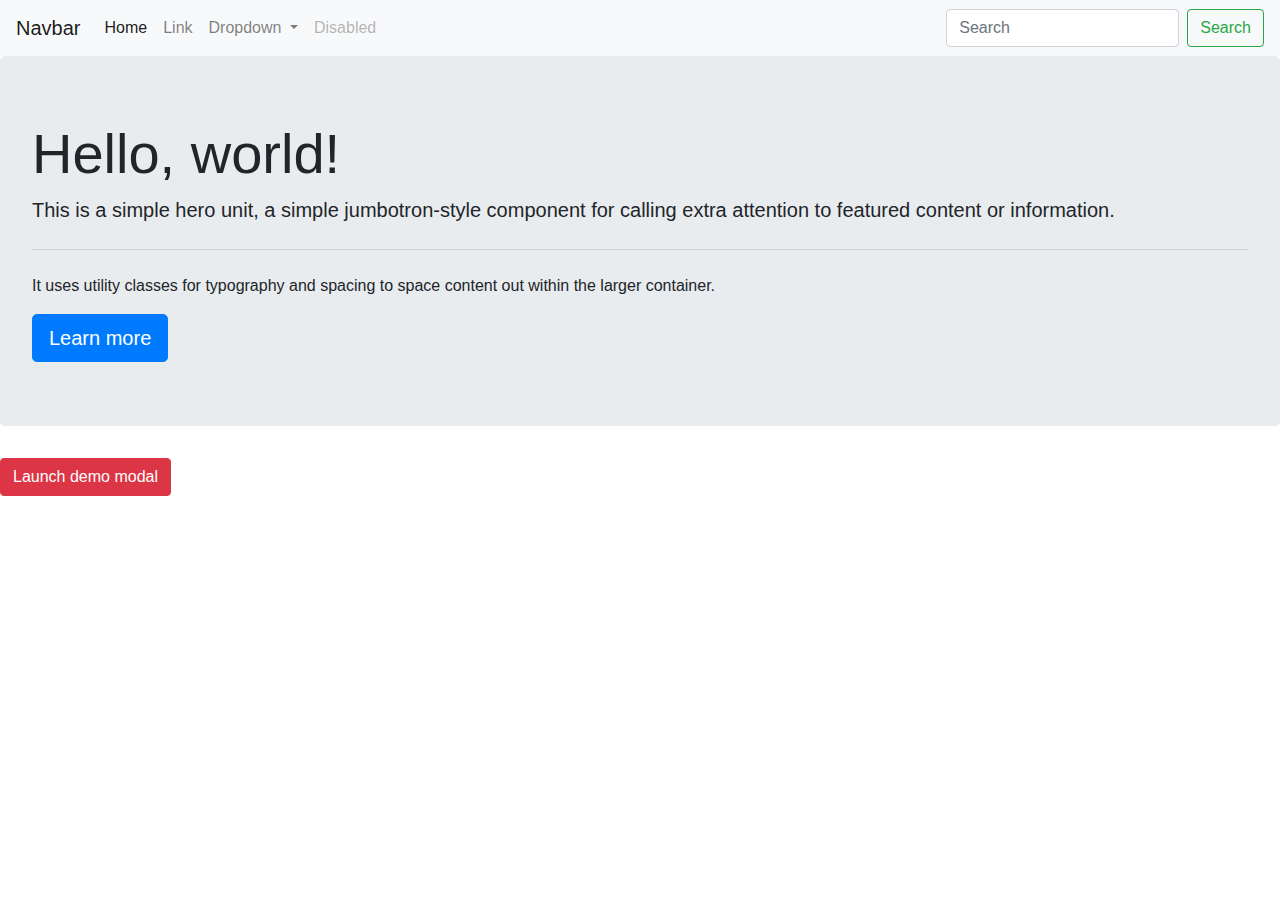
<file: Bootstrap/index.html>
<!DOCTYPE html>
<html>

<head>
    <meta charset='utf-8'>
    <meta http-equiv='X-UA-Compatible' content='IE=edge'>
    <title>Bootstrap</title>
    <meta name='viewport' content='width=device-width, initial-scale=1'>
    
    <link rel="stylesheet" href="https://stackpath.bootstrapcdn.com/bootstrap/4.3.1/css/bootstrap.min.css"
        integrity="sha384-ggOyR0iXCbMQv3Xipma34MD+dH/1fQ784/j6cY/iJTQUOhcWr7x9JvoRxT2MZw1T" crossorigin="anonymous">
    <link rel='stylesheet' type='text/css' media='screen' href='style.css'>
</head>

<body>

    <nav class="navbar navbar-expand-lg navbar-light bg-light">
        <a class="navbar-brand" href="#">Navbar</a>
        <button class="navbar-toggler" type="button" data-toggle="collapse" data-target="#navbarSupportedContent"
            aria-controls="navbarSupportedContent" aria-expanded="false" aria-label="Toggle navigation">
            <span class="navbar-toggler-icon"></span>
        </button>

        <div class="collapse navbar-collapse" id="navbarSupportedContent">
            <ul class="navbar-nav mr-auto">
                <li class="nav-item active">
                    <a class="nav-link" href="#">Home <span class="sr-only">(current)</span></a>
                </li>
                <li class="nav-item">
                    <a class="nav-link" href="#">Link</a>
                </li>
                <li class="nav-item dropdown">
                    <a class="nav-link dropdown-toggle" href="#" id="navbarDropdown" role="button"
                        data-toggle="dropdown" aria-haspopup="true" aria-expanded="false">
                        Dropdown
                    </a>
                    <div class="dropdown-menu" aria-labelledby="navbarDropdown">
                        <a class="dropdown-item" href="#">Action</a>
                        <a class="dropdown-item" href="#">Another action</a>
                        <div class="dropdown-divider"></div>
                        <a class="dropdown-item" href="#">Something else here</a>
                    </div>
                </li>
                <li class="nav-item">
                    <a class="nav-link disabled" href="#" tabindex="-1" aria-disabled="true">Disabled</a>
                </li>
            </ul>
            <form class="form-inline my-2 my-lg-0">
                <input class="form-control mr-sm-2" type="search" placeholder="Search" aria-label="Search">
                <button class="btn btn-outline-success my-2 my-sm-0" type="submit">Search</button>
            </form>
        </div>
    </nav>
    <div class="jumbotron">
        <h1 class="display-4">Hello, world!</h1>
        <p class="lead">This is a simple hero unit, a simple jumbotron-style component for calling extra attention to
            featured content or information.</p>
        <hr class="my-4">
        <p>It uses utility classes for typography and spacing to space content out within the larger container.</p>
        <a class="btn btn-primary btn-lg" href="#" role="button">Learn more</a>
    </div>

    <!-- Button trigger modal -->
<button type="button" class="btn btn-danger" data-toggle="modal" data-target="#exampleModal">
        Launch demo modal
      </button>
      
      <!-- Modal -->
      <div class="modal fade" id="exampleModal" tabindex="-1" role="dialog" aria-labelledby="exampleModalLabel" aria-hidden="true">
        <div class="modal-dialog" role="document">
          <div class="modal-content">
            <div class="modal-header">
              <h5 class="modal-title" id="exampleModalLabel">Modal title</h5>
              <button type="button" class="close" data-dismiss="modal" aria-label="Close">
                <span aria-hidden="true">&times;</span>
              </button>
            </div>
            <div class="modal-body">
              ...
            </div>
            <div class="modal-footer">
              <button type="button" class="btn btn-secondary" data-dismiss="modal">Close</button>
              <button type="button" class="btn btn-primary">Save changes</button>
            </div>
          </div>
        </div>
      </div>



    <script src="https://code.jquery.com/jquery-3.3.1.slim.min.js"
        integrity="sha384-q8i/X+965DzO0rT7abK41JStQIAqVgRVzpbzo5smXKp4YfRvH+8abtTE1Pi6jizo"
        crossorigin="anonymous"></script>
    <script src="https://cdnjs.cloudflare.com/ajax/libs/popper.js/1.14.7/umd/popper.min.js"
        integrity="sha384-UO2eT0CpHqdSJQ6hJty5KVphtPhzWj9WO1clHTMGa3JDZwrnQq4sF86dIHNDz0W1"
        crossorigin="anonymous"></script>
    <script src="https://stackpath.bootstrapcdn.com/bootstrap/4.3.1/js/bootstrap.min.js"
        integrity="sha384-JjSmVgyd0p3pXB1rRibZUAYoIIy6OrQ6VrjIEaFf/nJGzIxFDsf4x0xIM+B07jRM"
        crossorigin="anonymous"></script>
</body>

</html>
</file>
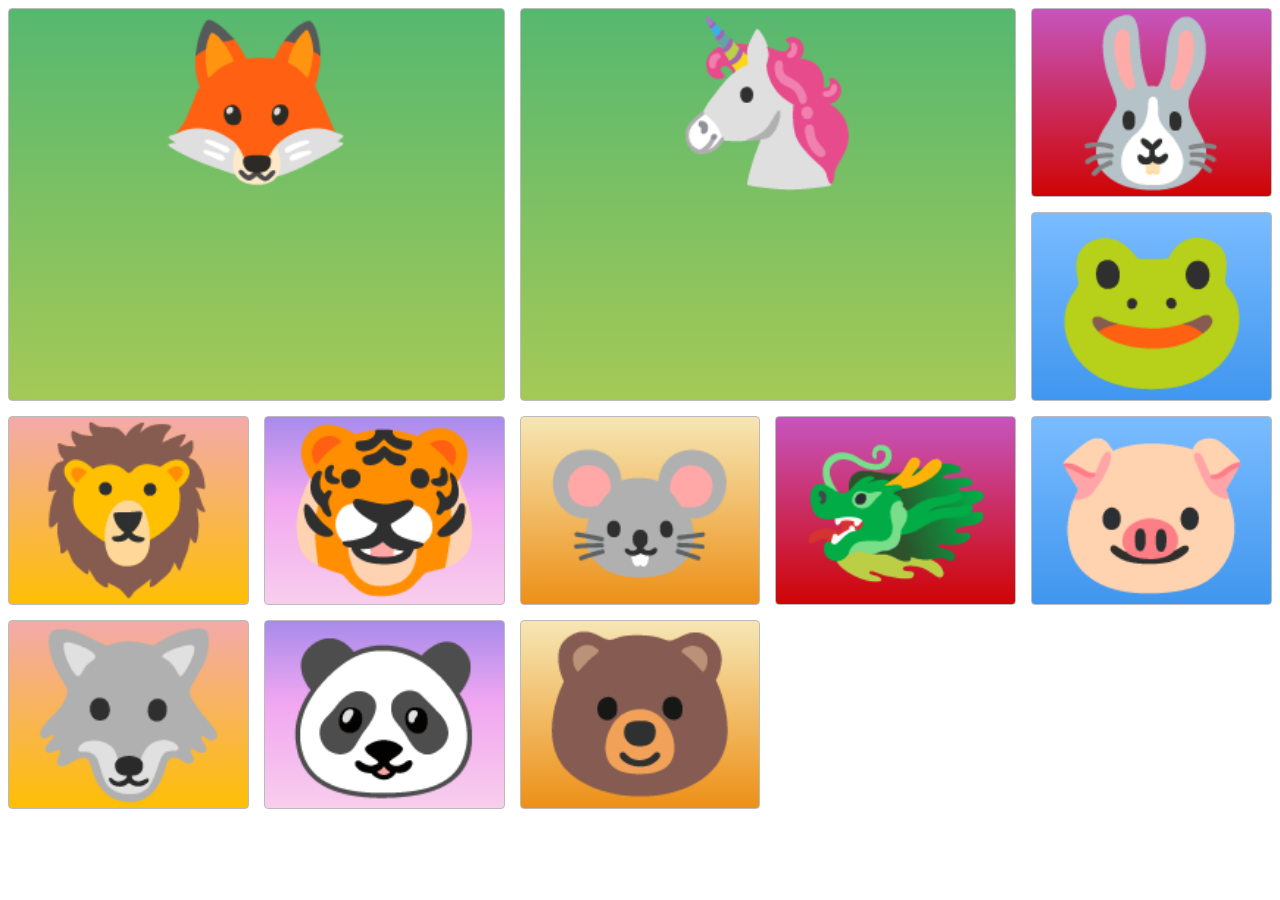
<file: CSSLayouts/index.html>
<!DOCTYPE html>
<html>

<head>
  <title>Grid Master</title>
  <link rel="stylesheet" type="text/css" href="./style.css">
</head>

<body>
  <div class="container">
    <div class="zone green">🦊</div>
    <div class="zone red">🐰</div>
    <div class="zone blue">🐸</div>
    <div class="zone yellow">🦁</div>
    <div class="zone purple">🐯</div>
    <div class="zone brown">🐭</div>
    <div class="zone green">🦄</div>
    <div class="zone red">🐲</div>
    <div class="zone blue">🐷</div>
    <div class="zone yellow">🐺</div>
    <div class="zone purple">🐼</div>
    <div class="zone brown">🐻</div>
  </div>
</body>

</html>
</file>
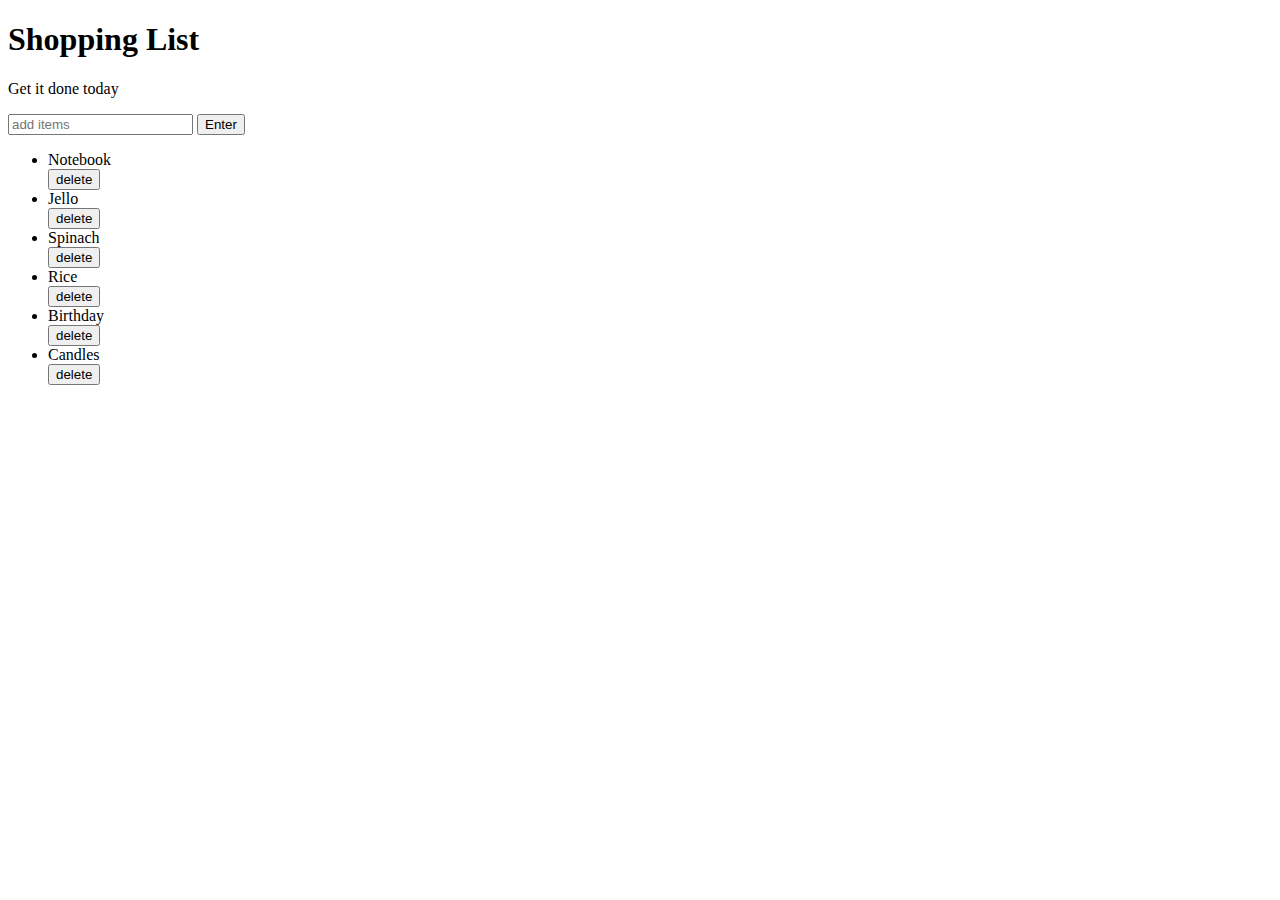
<file: DOM/index.html>
<!DOCTYPE html>
<html>
<head>
    <meta charset='utf-8'>
    <meta http-equiv='X-UA-Compatible' content='IE=edge'>
    <title>DOM</title>
    <meta name='viewport' content='width=device-width, initial-scale=1'>
    <link rel='stylesheet' type='text/css' media='screen' href='style.css'>
</head>
<body>
    <h1> Shopping List</h1>
    <p id="first">Get it done today</p>
    <input id="user input" type="text" placeholder="add items">
    <button id="enter">Enter</button>
    <ul class= "lists">
        <li class = "bold red" random="23">Notebook</li><button class="delete">delete</button>
        <li>Jello</li><button class="delete">delete</button>
        <li>Spinach</li><button class="delete">delete</button>
        <li>Rice</li><button class="delete">delete</button>
        <li>Birthday</li><button class="delete">delete</button>
        <li>Candles</li><button class="delete">delete</button>  
    </ul>
    <script src='script.js'></script>
</body>
</html>
</file>
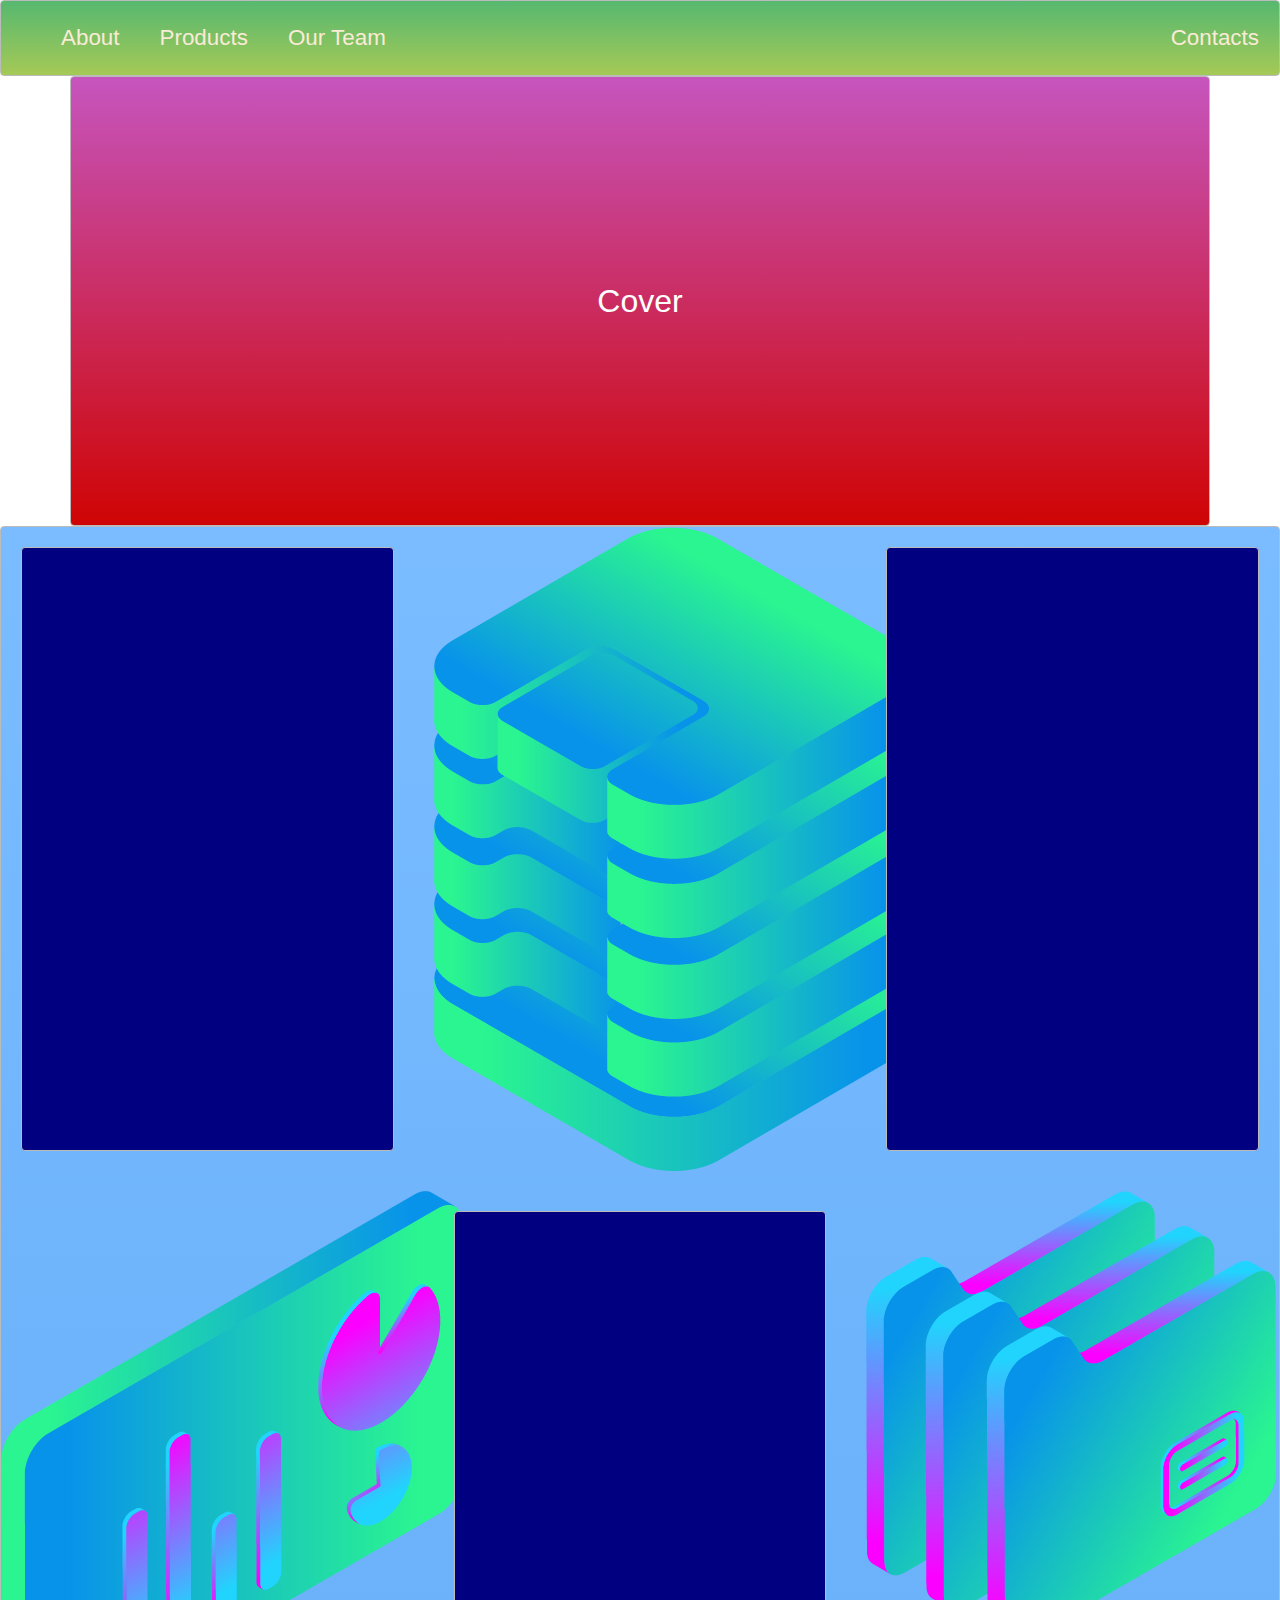
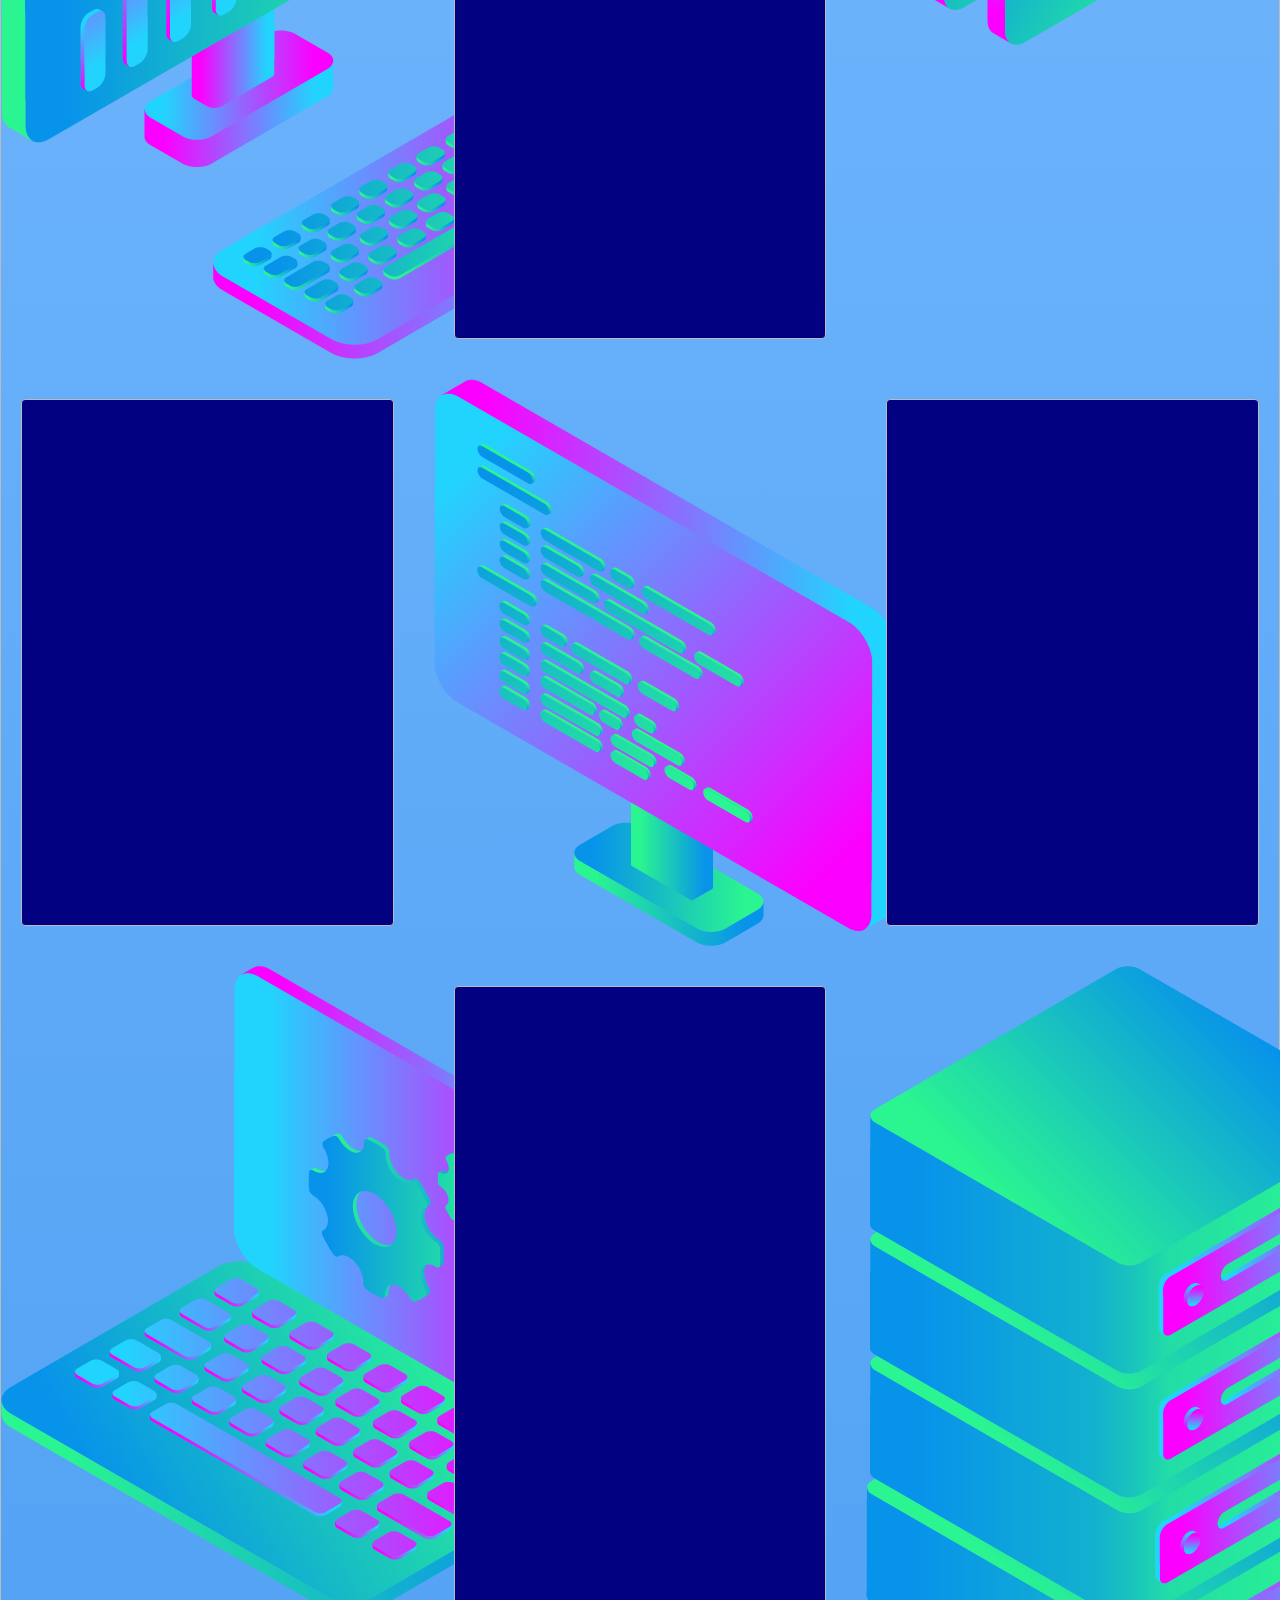
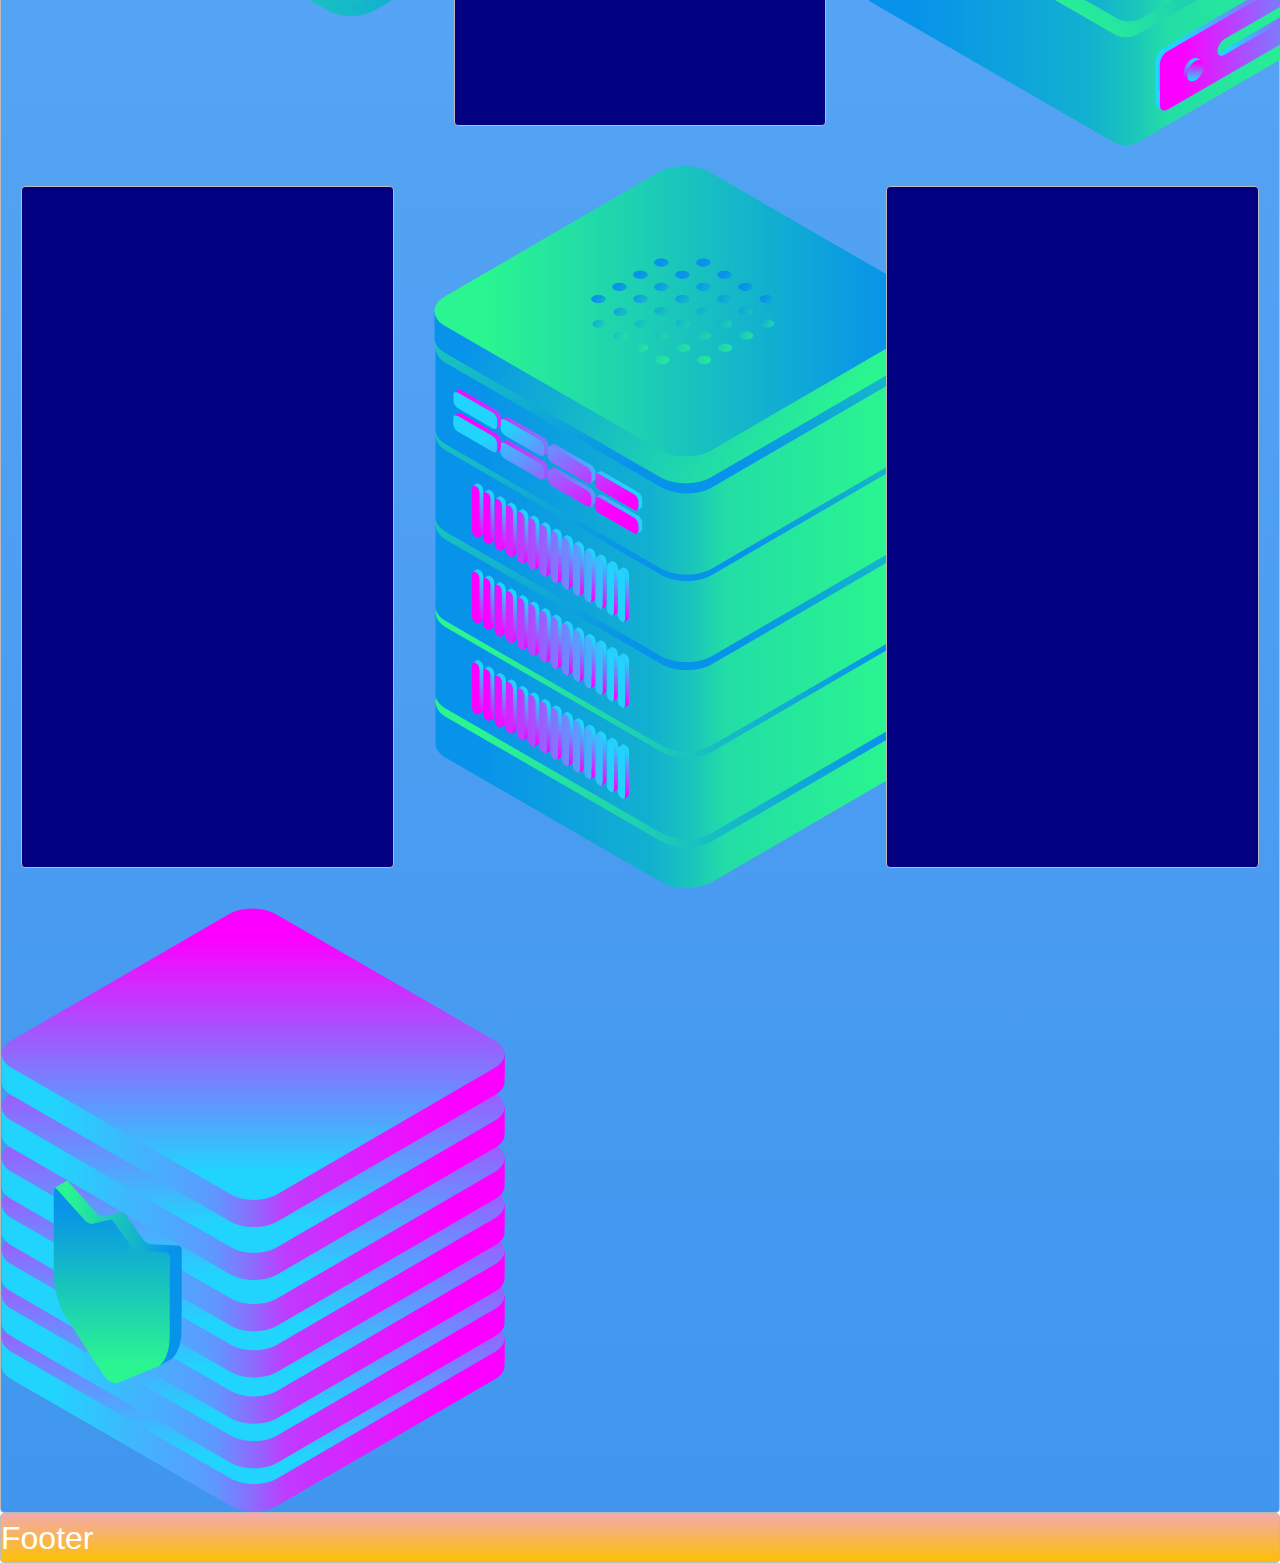
<file: GridExercise/index.html>
<!DOCTYPE html>
<html>

<head>
  <title>Layout Master</title>
  <link rel="stylesheet" href="https://stackpath.bootstrapcdn.com/bootstrap/4.3.1/css/bootstrap.min.css"
    integrity="sha384-ggOyR0iXCbMQv3Xipma34MD+dH/1fQ784/j6cY/iJTQUOhcWr7x9JvoRxT2MZw1T" crossorigin="anonymous">
  <link rel="stylesheet" type="text/css" href="./style.css">
</head>

<body>
    <nav class="zone green">
      <ul class = "main-nav"> 
        <li><a href="">About</a></li>
        <li><a href="">Products</a></li>
        <li><a href="">Our Team</a></li>
        <li class="push"><a href="">Contacts</a></li>
      </ul>
        
        </div>
    </nav>
  <div class="container zone red">Cover</div>
  <div class="zone blue grid-wrapper">
      <div class = "box zone"></div><img src="img/data_storage_2_2.png" class="data">
      <div class = "box zone"></div><img src="img/desktop_analytics_2.png" alt="desktop">
      <div class = "box zone"></div><img src="img/files_2.png" alt="files">
      <div class = "box zone"></div><img src="img/monitor_coding_2.png" alt="coding">
      <div class = "box zone"></div><img src="img/monitor_settings_2.png" alt="settings">
      <div class = "box zone"></div><img src="img/server_2_2.png" alt="two">
      <div class = "box zone"></div><img src="img/server_3.png" alt="three">
      <div class = "box zone"></div><img src="img/server_safe_2.png" alt="safe">
  </div>
  <div class="zone yellow">Footer</div>
    </div>








  <script src="https://code.jquery.com/jquery-3.3.1.slim.min.js"
    integrity="sha384-q8i/X+965DzO0rT7abK41JStQIAqVgRVzpbzo5smXKp4YfRvH+8abtTE1Pi6jizo"
    crossorigin="anonymous"></script>
  <script src="https://cdnjs.cloudflare.com/ajax/libs/popper.js/1.14.7/umd/popper.min.js"
    integrity="sha384-UO2eT0CpHqdSJQ6hJty5KVphtPhzWj9WO1clHTMGa3JDZwrnQq4sF86dIHNDz0W1"
    crossorigin="anonymous"></script>
  <script src="https://stackpath.bootstrapcdn.com/bootstrap/4.3.1/js/bootstrap.min.js"
    integrity="sha384-JjSmVgyd0p3pXB1rRibZUAYoIIy6OrQ6VrjIEaFf/nJGzIxFDsf4x0xIM+B07jRM"
    crossorigin="anonymous"></script>
</body>

</html>
</file>
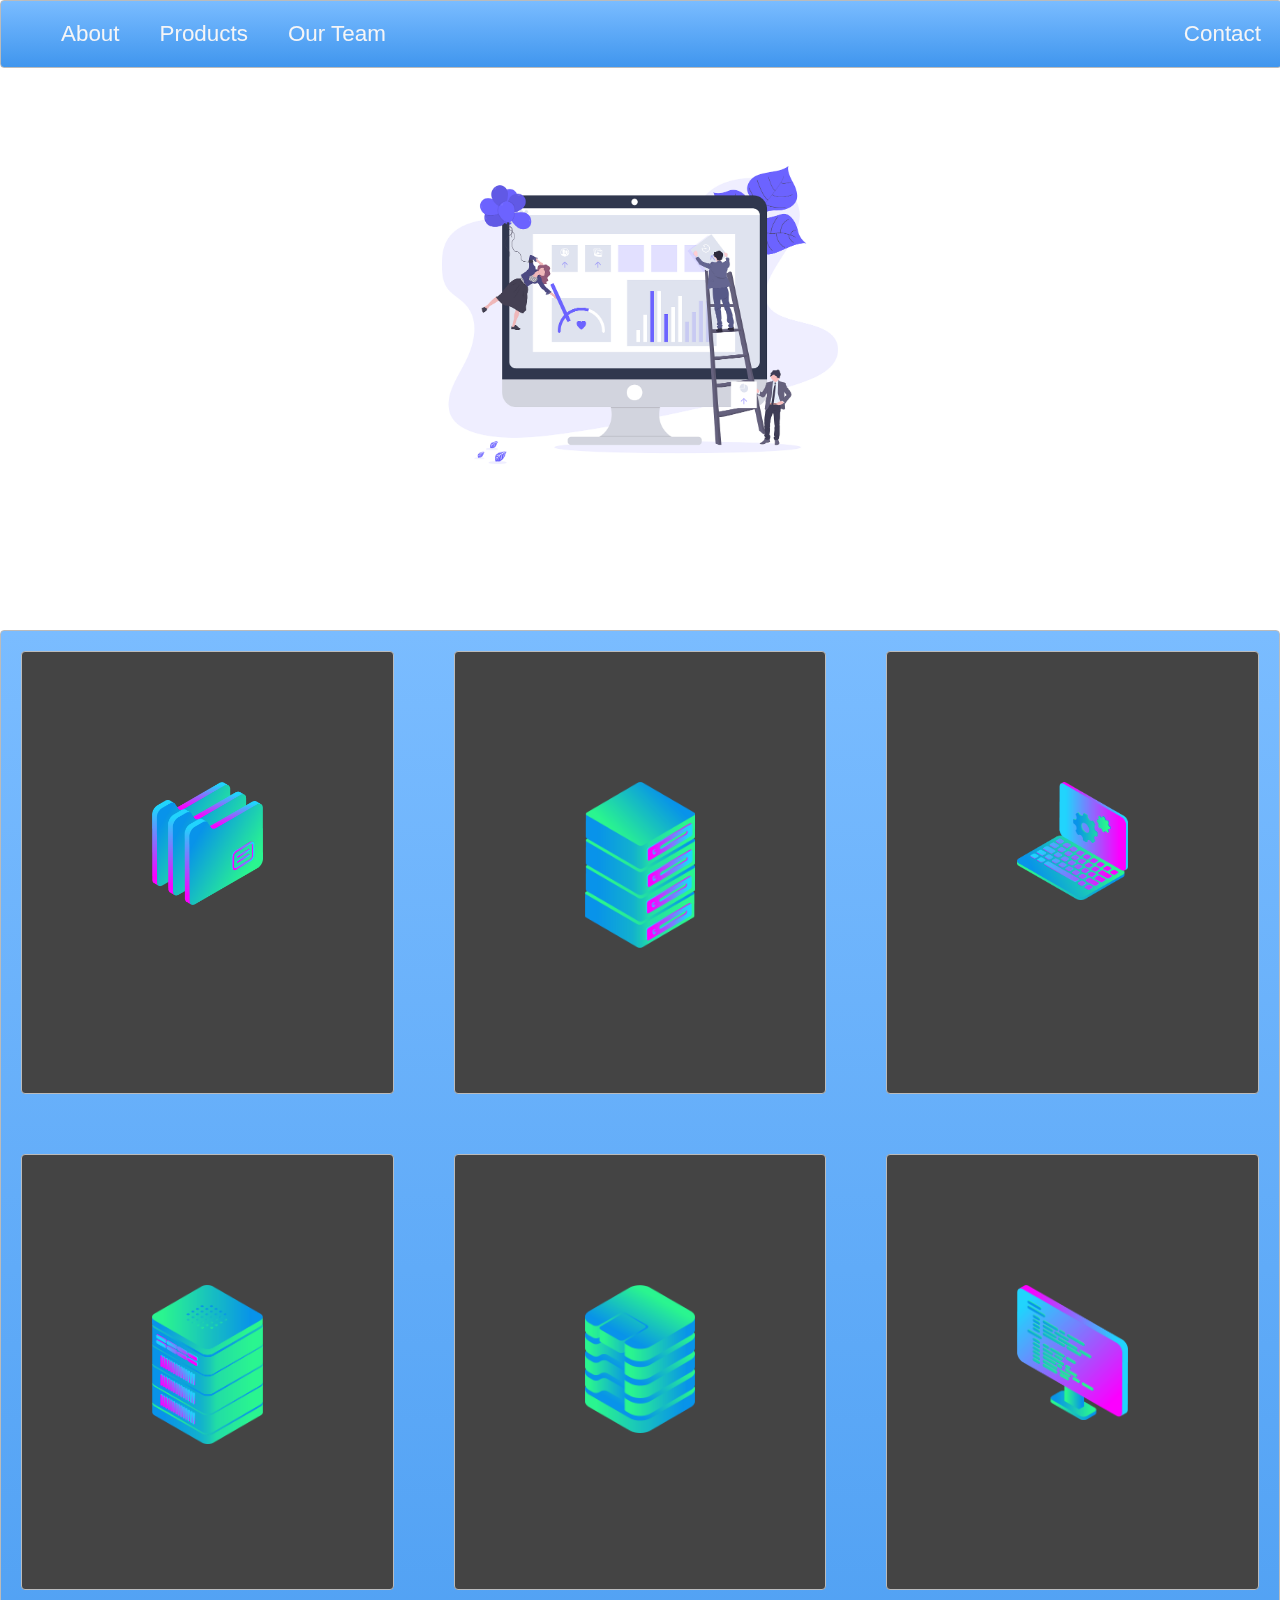
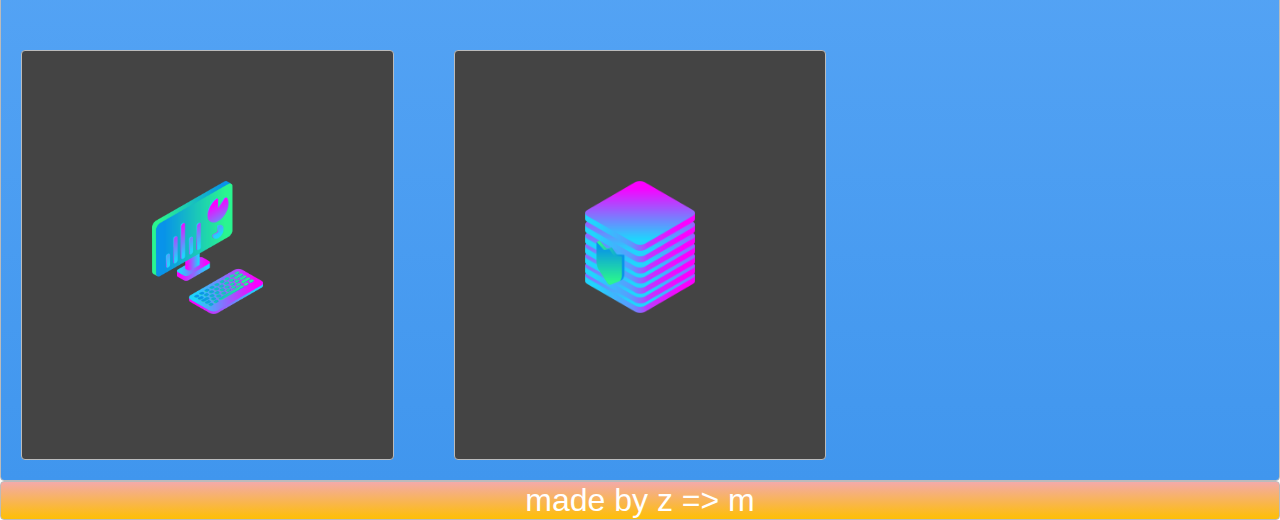
<file: GridSoln/index.html>
<!DOCTYPE html>
<html>
<head>
  <title>Layout Master</title>
  <link rel="stylesheet" type="text/css" href="./style.css">
</head>
<body>
  <nav class="zone blue sticky">
      <ul class="main-nav">
          <li><a href="">About</a></li>
          <li><a href="">Products</a></li>
          <li><a href="">Our Team</a></li>
          <li class="push"><a href="">Contact</a></li>
  </ul>
  </nav>
  <div class="container"><img class="cover" src="./img/undraw.png"></div>
  <div class="zone blue grid-wrapper">
    <div class="box zone"><img src="./img/files_2.png"></div>
    <div class="box zone"><img src="./img/server_2_2.png"></div>
    <div class="box zone"><img src="./img/monitor_settings_2.png"></div>
    <div class="box zone"><img src="./img/server_3.png"></div>
    <div class="box zone"><img src="./img/data_storage_2_2.png"></div>
    <div class="box zone"><img src="./img/monitor_coding_2.png"></div>
    <div class="box zone"><img src="./img/desktop_analytics_2.png"></div>
    <div class="box zone"><img src="./img/server_safe_2.png"></div>
  </div>
  <footer class="zone yellow">made by z => m</footer>
</div>
</body>
</html>
</file>
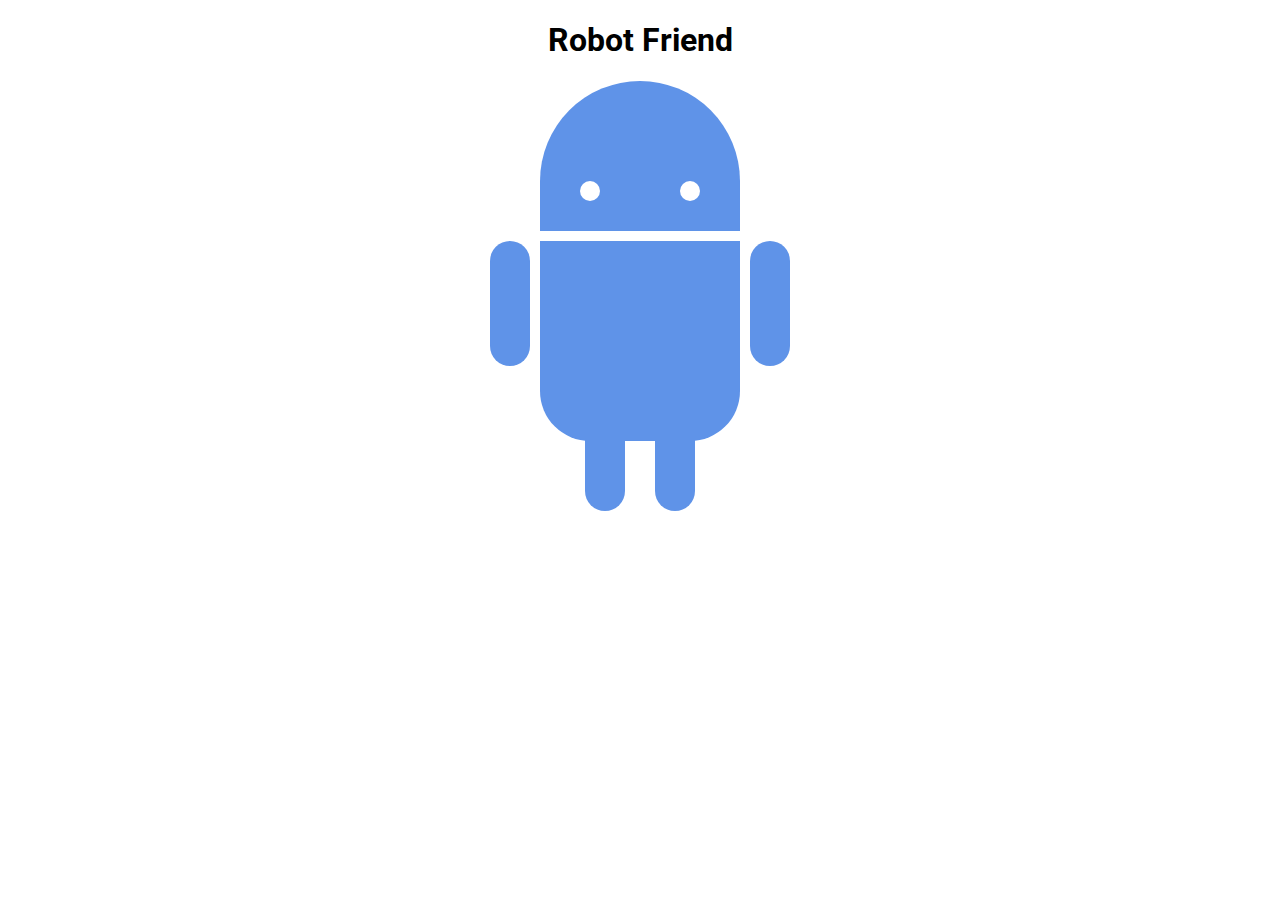
<file: RobotExercise/index.html>
<!DOCTYPE html>
<html>
<head>
	<title>RoboPage</title>
	<link rel="stylesheet" type="text/css" href="style.css">
	<link href="https://fonts.googleapis.com/css?family=Roboto" rel="stylesheet">
</head>
<body>
	<h1>Robot Friend</h1>
	<div class="robots">
		<div class="android"> 
			<div class="head"> 
				<div class="eyes"> 
					<div class="left_eye"></div> 
					<div class="right_eye"></div>
				</div> 
			</div> 
			<div class="upper_body"> 
				<div class="left_arm"></div> 
				<div class="torso"></div> 
				<div class="right_arm"></div> 
			</div> 
			<div class="lower_body"> 
				<div class="left_leg"></div> 
				<div class="right_leg"></div> 
			</div> 
		</div>
	</div>
</body>
</html>
</file>
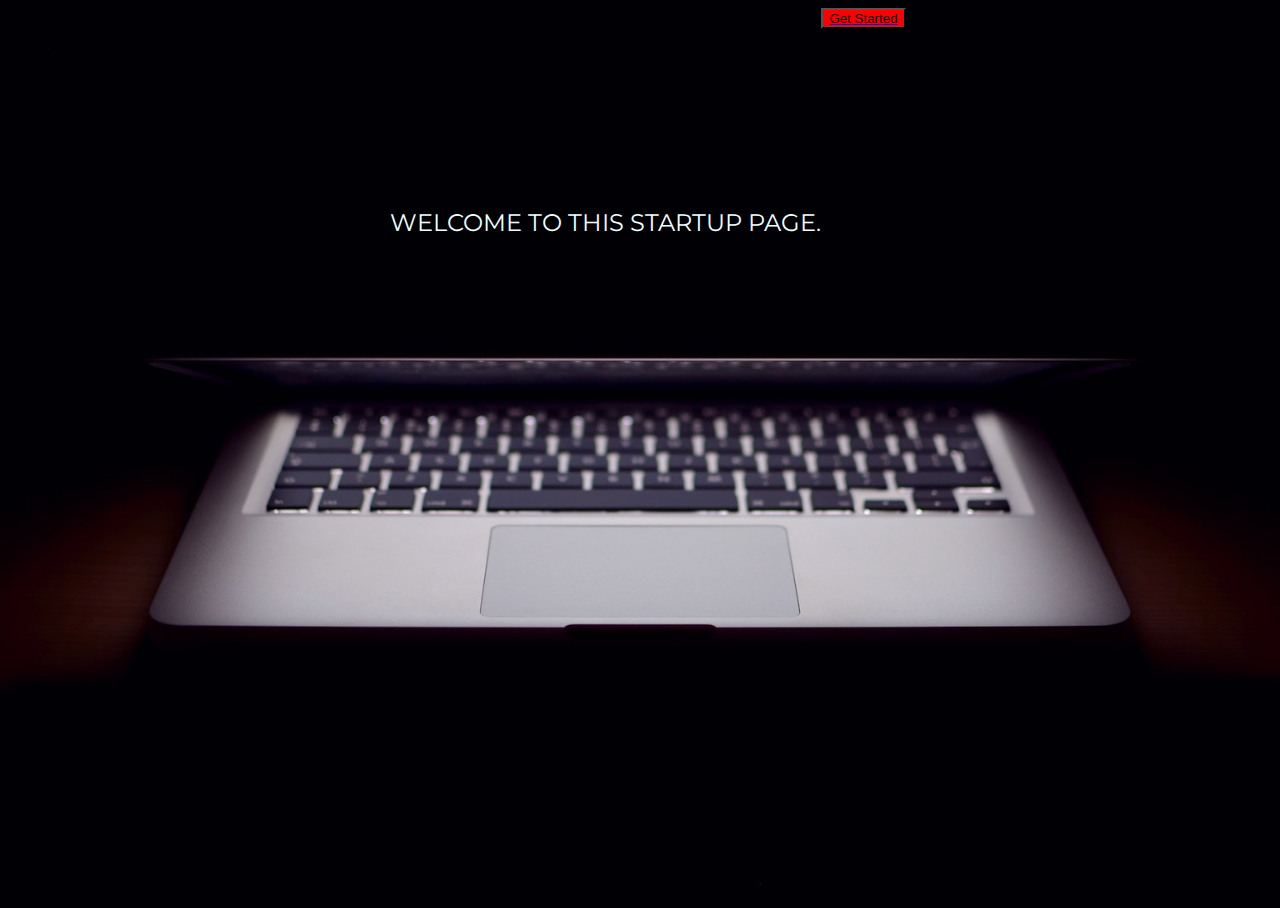
<file: Startup/index.html>
<!DOCTYPE html>
<html>

<head>
  <title>Startup</title>

  <!-- Google Fonts -->
  <link href="https://fonts.googleapis.com/css?family=Montserrat" rel="stylesheet">

  <!-- Bootstrap CSS from a CDN. This way you don't have to include the bootstrap file yourself -->
  <link rel="stylesheet" href="https://maxcdn.bootstrapcdn.com/bootstrap/4.0.0-alpha.6/css/bootstrap.min.css"
    integrity="sha384-rwoIResjU2yc3z8GV/NPeZWAv56rSmLldC3R/AZzGRnGxQQKnKkoFVhFQhNUwEyJ" crossorigin="anonymous">

  <!-- Your own stylesheet -->
  <link rel="stylesheet" type="text/css" href="style.css">
</head>

<body>

  
  <div class="container">
    <p>Welcome to this startup page.</p>
    <!--<input type="button"  value="Get Started" class="btn">-->
    <a href="C:\Users\rynne\Desktop\UdemyCourse\index2.html"><button class="btn" >Get Started</button></a>
  </div>



  <script src="https://code.jquery.com/jquery-3.3.1.slim.min.js"
    integrity="sha384-q8i/X+965DzO0rT7abK41JStQIAqVgRVzpbzo5smXKp4YfRvH+8abtTE1Pi6jizo"
    crossorigin="anonymous"></script>
  <script src="https://cdnjs.cloudflare.com/ajax/libs/popper.js/1.14.7/umd/popper.min.js"
    integrity="sha384-UO2eT0CpHqdSJQ6hJty5KVphtPhzWj9WO1clHTMGa3JDZwrnQq4sF86dIHNDz0W1"
    crossorigin="anonymous"></script>
  <script src="https://stackpath.bootstrapcdn.com/bootstrap/4.3.1/js/bootstrap.min.js"
    integrity="sha384-JjSmVgyd0p3pXB1rRibZUAYoIIy6OrQ6VrjIEaFf/nJGzIxFDsf4x0xIM+B07jRM"
    crossorigin="anonymous"></script>

</body>

</html>
</file>
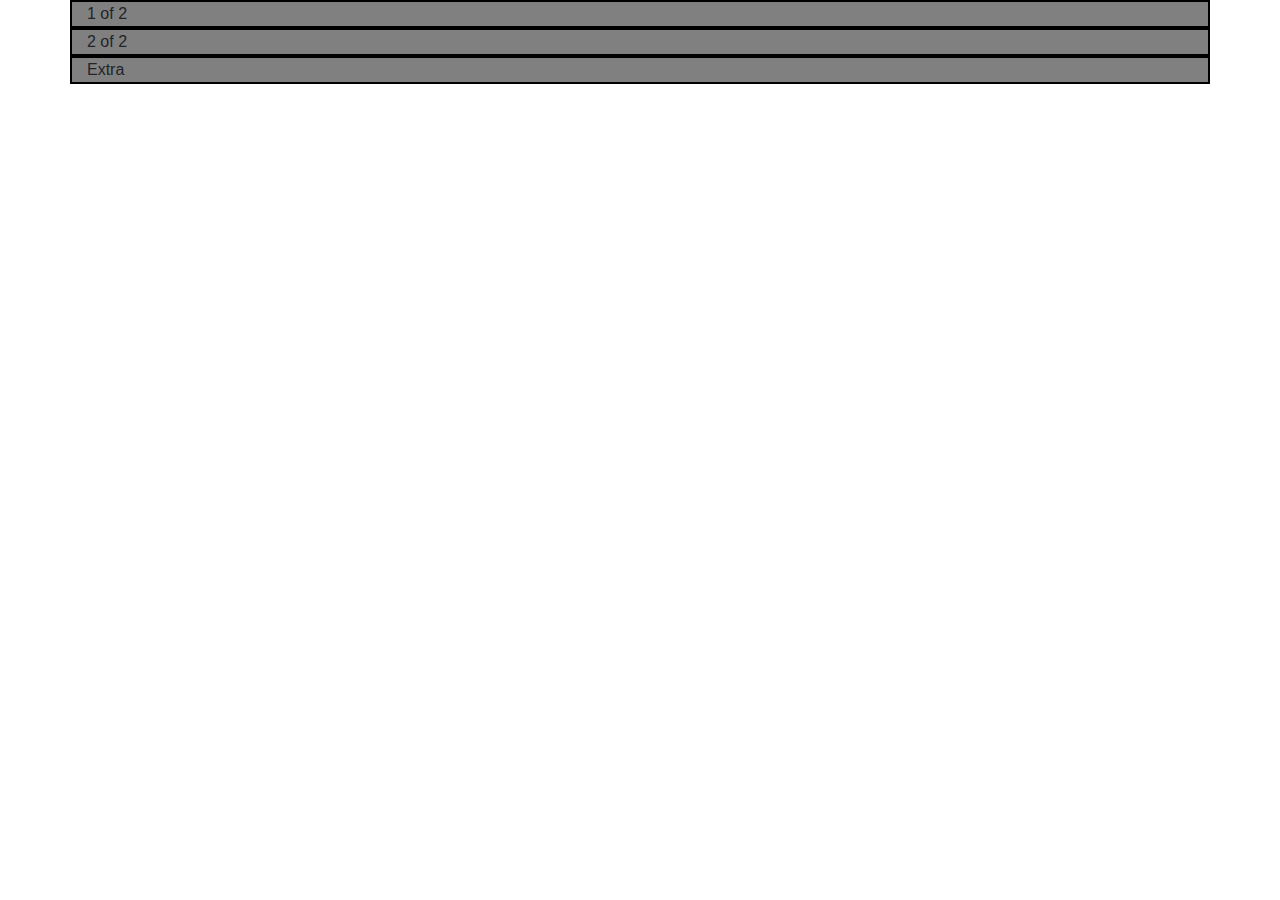
<file: Bootstrap/index2.html>
<!DOCTYPE html>
<html>

<head>
    <meta charset='utf-8'>
    <meta http-equiv='X-UA-Compatible' content='IE=edge'>
    <title>Bootstrap</title>
    <meta name='viewport' content='width=device-width, initial-scale=1'>
    
    <link rel="stylesheet" href="https://stackpath.bootstrapcdn.com/bootstrap/4.3.1/css/bootstrap.min.css"
        integrity="sha384-ggOyR0iXCbMQv3Xipma34MD+dH/1fQ784/j6cY/iJTQUOhcWr7x9JvoRxT2MZw1T" crossorigin="anonymous">
    <link rel='stylesheet' type='text/css' media='screen' href='style.css'>
</head>

<body>

    <div class="container">
            <div class="row">
                    <div class="col col-sm-6 col-md-12 col-lg-12">
                      1 of 2
                    </div>
                    <div class="col col-sm-3 col-md-6 col-lg-12">
                      2 of 2
                    </div>
                    <div class="col col-sm-3 col-md-6 col-lg-12">
                           Extra
                    </div>
                </div>
    </div>



    <script src="https://code.jquery.com/jquery-3.3.1.slim.min.js"
        integrity="sha384-q8i/X+965DzO0rT7abK41JStQIAqVgRVzpbzo5smXKp4YfRvH+8abtTE1Pi6jizo"
        crossorigin="anonymous"></script>
    <script src="https://cdnjs.cloudflare.com/ajax/libs/popper.js/1.14.7/umd/popper.min.js"
        integrity="sha384-UO2eT0CpHqdSJQ6hJty5KVphtPhzWj9WO1clHTMGa3JDZwrnQq4sF86dIHNDz0W1"
        crossorigin="anonymous"></script>
    <script src="https://stackpath.bootstrapcdn.com/bootstrap/4.3.1/js/bootstrap.min.js"
        integrity="sha384-JjSmVgyd0p3pXB1rRibZUAYoIIy6OrQ6VrjIEaFf/nJGzIxFDsf4x0xIM+B07jRM"
        crossorigin="anonymous"></script>
</body>

</html>
</file>
<file: Bootstrap/style.css>
/* .btn-danger {
    background-color: orange;
}

.btn-danger:hover {
    background-color: grey;
} */

.col {
    background-color: grey;
    border: 2px solid black;
}
</file>
<file: CSSLayouts/style.css>
/*
display:grid the property, Start with this
grid-template-columns: how many columns you want to use fr:fraction
can use auto 
grid-gap: how much gap you want between them
justify-items: stretch is the default

*/
.container {
    display: grid;
    grid-gap: 15px;
    /*grid-template-columns: 300x 300px 300px 3 columns can use px ot %*/
    grid-template-columns: repeat(auto-fill, minmax(200px, 1fr));/* 1fr 1fr 1fr;  can also be written as repeat(3,1fr)*/
    grid-template-rows: 1fr; 
    
}

.green {
    /*grid-column-start:1;
    grid-column-end: 3; shorthand ->1/3*/
    grid-column: span 2;  /*span 2: span across 2 grids*/
    grid-row: 1/3;
    /* justify-self: 
    align-self */
}


.zone {
    cursor:pointer;
    /* display:inline-block; */
    text-align: center;
    font-size:10em;
    border-radius:4px;
    border:1px solid #bbb;
    transition: all 0.3s linear;
}

.zone:hover {
    -webkit-box-shadow:rgba(0,0,0,0.8) 0px 5px 15px, inset rgba(0,0,0,0.15) 0px -10px 20px;
    -moz-box-shadow:rgba(0,0,0,0.8) 0px 5px 15px, inset rgba(0,0,0,0.15) 0px -10px 20px;
    -o-box-shadow:rgba(0,0,0,0.8) 0px 5px 15px, inset rgba(0,0,0,0.15) 0px -10px 20px;
    box-shadow:rgba(0,0,0,0.8) 0px 5px 15px, inset rgba(0,0,0,0.15) 0px -10px 20px;
}


/*https://paulund.co.uk/how-to-create-shiny-css-buttons*/
/***********************************************************************
 *  Green Background
 **********************************************************************/
.green{
    background: #56B870; /* Old browsers */
    background: -moz-linear-gradient(top, #56B870 0%, #a5c956 100%); /* FF3.6+ */
    background: -webkit-gradient(linear, left top, left bottom, color-stop(0%,#56B870), color-stop(100%,#a5c956)); /* Chrome,Safari4+ */
    background: -webkit-linear-gradient(top, #56B870 0%,#a5c956 100%); /* Chrome10+,Safari5.1+ */
    background: -o-linear-gradient(top, #56B870 0%,#a5c956 100%); /* Opera 11.10+ */
    background: -ms-linear-gradient(top, #56B870 0%,#a5c956 100%); /* IE10+ */
    background: linear-gradient(top, #56B870 0%,#a5c956 100%); /* W3C */
}

/***********************************************************************
 *  Red Background
 **********************************************************************/
.red{
    background: #C655BE; /* Old browsers */
    background: -moz-linear-gradient(top, #C655BE 0%, #cf0404 100%); /* FF3.6+ */
    background: -webkit-gradient(linear, left top, left bottom, color-stop(0%,#C655BE), color-stop(100%,#cf0404)); /* Chrome,Safari4+ */
    background: -webkit-linear-gradient(top, #C655BE 0%,#cf0404 100%); /* Chrome10+,Safari5.1+ */
    background: -o-linear-gradient(top, #C655BE 0%,#cf0404 100%); /* Opera 11.10+ */
    background: -ms-linear-gradient(top, #C655BE 0%,#cf0404 100%); /* IE10+ */
    background: linear-gradient(top, #C655BE 0%,#cf0404 100%); /* W3C */
}

/***********************************************************************
 *  Yellow Background
 **********************************************************************/
.yellow{
    background: #F3AAAA; /* Old browsers */
    background: -moz-linear-gradient(top, #F3AAAA 0%, #febf04 100%); /* FF3.6+ */
    background: -webkit-gradient(linear, left top, left bottom, color-stop(0%,#F3AAAA), color-stop(100%,#febf04)); /* Chrome,Safari4+ */
    background: -webkit-linear-gradient(top, #F3AAAA 0%,#febf04 100%); /* Chrome10+,Safari5.1+ */
    background: -o-linear-gradient(top, #F3AAAA 0%,#febf04 100%); /* Opera 11.10+ */
    background: -ms-linear-gradient(top, #F3AAAA 0%,#febf04 100%); /* IE10+ */
    background: linear-gradient(top, #F3AAAA 0%,#febf04 100%); /* W3C */
}

/***********************************************************************
 *  Blue Background
 **********************************************************************/
.blue{
    background: #7abcff; /* Old browsers */
    background: -moz-linear-gradient(top, #7abcff 0%, #60abf8 44%, #4096ee 100%); /* FF3.6+ */
    background: -webkit-gradient(linear, left top, left bottom, color-stop(0%,#7abcff), color-stop(44%,#60abf8), color-stop(100%,#4096ee)); /* Chrome,Safari4+ */
    background: -webkit-linear-gradient(top, #7abcff 0%,#60abf8 44%,#4096ee 100%); /* Chrome10+,Safari5.1+ */
    background: -o-linear-gradient(top, #7abcff 0%,#60abf8 44%,#4096ee 100%); /* Opera 11.10+ */
    background: -ms-linear-gradient(top, #7abcff 0%,#60abf8 44%,#4096ee 100%); /* IE10+ */
    background: linear-gradient(top, #7abcff 0%,#60abf8 44%,#4096ee 100%); /* W3C */
}

/***********************************************************************
 *  Purple Background
 **********************************************************************/
.purple {
    background: #A88BEB; /* Old browsers */
    background: -moz-linear-gradient(top, #A88BEB 0%, #F1A7F1 44%, #F8CEEC 100%); /* FF3.6+ */
    background: -webkit-gradient(linear, left top, left bottom, color-stop(0%,#A88BEB), color-stop(44%,#F1A7F1), color-stop(100%,#F8CEEC)); /* Chrome,Safari4+ */
    background: -webkit-linear-gradient(top, #A88BEB 0%,#F1A7F1 44%,#F8CEEC 100%); /* Chrome10+,Safari5.1+ */
    background: -o-linear-gradient(top, #A88BEB 0%,#F1A7F1 44%,#F8CEEC 100%); /* Opera 11.10+ */
    background: -ms-linear-gradient(top, #A88BEB 0%,#F1A7F1 44%,#F8CEEC 100%); /* IE10+ */
    background: linear-gradient(top, #A88BEB 0%,#F1A7F1 44%,#F8CEEC 100%); /* W3C */
}

/***********************************************************************
 *  Brown Background
 **********************************************************************/
.brown {
    background: #f6e6b4; /* Old browsers */
    background: -moz-linear-gradient(top, #f6e6b4 0%, #ed9017 100%); /* FF3.6+ */
    background: -webkit-gradient(linear, left top, left bottom, color-stop(0%,#f6e6b4), color-stop(100%,#ed9017)); /* Chrome,Safari4+ */
    background: -webkit-linear-gradient(top, #f6e6b4 0%,#ed9017 100%); /* Chrome10+,Safari5.1+ */
    background: -o-linear-gradient(top, #f6e6b4 0%,#ed9017 100%); /* Opera 11.10+ */
    background: -ms-linear-gradient(top, #f6e6b4 0%,#ed9017 100%); /* IE10+ */
    background: linear-gradient(top, #f6e6b4 0%,#ed9017 100%); /* W3C */
    filter: progid:DXImageTransform.Microsoft.gradient( startColorstr='#f6e6b4', endColorstr='#ed9017',GradientType=0 ); /* IE6-9 */
}
</file>
<file: DOM/style.css>
.coolTitle {
  text-align: center;
  font-family: 'Oswald', Helvetica, sans-serif;
  font-size: 40px;
  transform: skewY(-10deg);
  letter-spacing: 4px;
  word-spacing: -8px;
  color: tomato;
  text-shadow: 
    -1px -1px 0 firebrick,
    -2px -2px 0 firebrick,
    -3px -3px 0 firebrick,
    -4px -4px 0 firebrick,
    -5px -5px 0 firebrick,
    -6px -6px 0 firebrick,
    -7px -7px 0 firebrick,
    -8px -8px 0 firebrick,
    -30px 20px 40px dimgrey;
}

.done {
  text-decoration: line-through;
}
</file>
<file: GridExercise/style.css>
body {
    margin: auto 0;
}

.zone {
    cursor:pointer;
    /* display:inline-block; */
    color:#FFF;
    font-size:2em;
    border-radius:4px;
    border:1px solid #bbb;
    transition: all 0.3s linear;
}

.zone:hover {
    -webkit-box-shadow:rgba(0,0,0,0.8) 0px 5px 15px, inset rgba(0,0,0,0.15) 0px -10px 20px;
    -moz-box-shadow:rgba(0,0,0,0.8) 0px 5px 15px, inset rgba(0,0,0,0.15) 0px -10px 20px;
    -o-box-shadow:rgba(0,0,0,0.8) 0px 5px 15px, inset rgba(0,0,0,0.15) 0px -10px 20px;
    box-shadow:rgba(0,0,0,0.8) 0px 5px 15px, inset rgba(0,0,0,0.15) 0px -10px 20px;
}

.main-nav {
    display: flex;
    list-style: none;
    font-size: 0.7em;
    margin: 0;
}

/*media queries*/
@media only screen and (max-width:600px) {
    .main-nav {
        font-size: 0.5em;
        padding:0;
    }
}

.push {
    margin-left: auto;
}

li {
    padding: 20px
}

a {
    color: antiquewhite;
    text-decoration: none;
}

.container {
    display: flex;
    align-items: center;
    justify-content: center;
    height: 50vh;
}

.grid-wrapper{
    display: grid;
    grid-gap: 20px;
    grid-template-columns: repeat(auto-fill, minmax(350px, 1fr));

}

.box > img {
    width: 100%;
}

.box {
    background-color: navy;
    padding: 100px;
    margin: 20px;
}

/*https://paulund.co.uk/how-to-create-shiny-css-buttons*/
/***********************************************************************
 *  Green Background
 **********************************************************************/
.green{
    background: #56B870; /* Old browsers */
    background: -moz-linear-gradient(top, #56B870 0%, #a5c956 100%); /* FF3.6+ */
    background: -webkit-gradient(linear, left top, left bottom, color-stop(0%,#56B870), color-stop(100%,#a5c956)); /* Chrome,Safari4+ */
    background: -webkit-linear-gradient(top, #56B870 0%,#a5c956 100%); /* Chrome10+,Safari5.1+ */
    background: -o-linear-gradient(top, #56B870 0%,#a5c956 100%); /* Opera 11.10+ */
    background: -ms-linear-gradient(top, #56B870 0%,#a5c956 100%); /* IE10+ */
    background: linear-gradient(top, #56B870 0%,#a5c956 100%); /* W3C */
}

/***********************************************************************
 *  Red Background
 **********************************************************************/
.red{
    background: #C655BE; /* Old browsers */
    background: -moz-linear-gradient(top, #C655BE 0%, #cf0404 100%); /* FF3.6+ */
    background: -webkit-gradient(linear, left top, left bottom, color-stop(0%,#C655BE), color-stop(100%,#cf0404)); /* Chrome,Safari4+ */
    background: -webkit-linear-gradient(top, #C655BE 0%,#cf0404 100%); /* Chrome10+,Safari5.1+ */
    background: -o-linear-gradient(top, #C655BE 0%,#cf0404 100%); /* Opera 11.10+ */
    background: -ms-linear-gradient(top, #C655BE 0%,#cf0404 100%); /* IE10+ */
    background: linear-gradient(top, #C655BE 0%,#cf0404 100%); /* W3C */
}

/***********************************************************************
 *  Yellow Background
 **********************************************************************/
.yellow{
    background: #F3AAAA; /* Old browsers */
    background: -moz-linear-gradient(top, #F3AAAA 0%, #febf04 100%); /* FF3.6+ */
    background: -webkit-gradient(linear, left top, left bottom, color-stop(0%,#F3AAAA), color-stop(100%,#febf04)); /* Chrome,Safari4+ */
    background: -webkit-linear-gradient(top, #F3AAAA 0%,#febf04 100%); /* Chrome10+,Safari5.1+ */
    background: -o-linear-gradient(top, #F3AAAA 0%,#febf04 100%); /* Opera 11.10+ */
    background: -ms-linear-gradient(top, #F3AAAA 0%,#febf04 100%); /* IE10+ */
    background: linear-gradient(top, #F3AAAA 0%,#febf04 100%); /* W3C */
}

/***********************************************************************
 *  Blue Background
 **********************************************************************/
.blue{
    background: #7abcff; /* Old browsers */
    background: -moz-linear-gradient(top, #7abcff 0%, #60abf8 44%, #4096ee 100%); /* FF3.6+ */
    background: -webkit-gradient(linear, left top, left bottom, color-stop(0%,#7abcff), color-stop(44%,#60abf8), color-stop(100%,#4096ee)); /* Chrome,Safari4+ */
    background: -webkit-linear-gradient(top, #7abcff 0%,#60abf8 44%,#4096ee 100%); /* Chrome10+,Safari5.1+ */
    background: -o-linear-gradient(top, #7abcff 0%,#60abf8 44%,#4096ee 100%); /* Opera 11.10+ */
    background: -ms-linear-gradient(top, #7abcff 0%,#60abf8 44%,#4096ee 100%); /* IE10+ */
    background: linear-gradient(top, #7abcff 0%,#60abf8 44%,#4096ee 100%); /* W3C */
}
</file>
<file: GridSoln/style.css>
body {
    margin: 0 auto;
    font-family: Arial;
}

.zone {
    /*padding:30px 50px;*/
    cursor:pointer;
    color:#FFF;
    font-size:2em;
    border-radius:4px;
    border:1px solid #bbb;
    transition: all 0.3s linear;
}

.zone:hover {
    -webkit-box-shadow:rgba(0,0,0,0.8) 0px 5px 15px, inset rgba(0,0,0,0.15) 0px -10px 20px;
    -moz-box-shadow:rgba(0,0,0,0.8) 0px 5px 15px, inset rgba(0,0,0,0.15) 0px -10px 20px;
    -o-box-shadow:rgba(0,0,0,0.8) 0px 5px 15px, inset rgba(0,0,0,0.15) 0px -10px 20px;
    box-shadow:rgba(0,0,0,0.8) 0px 5px 15px, inset rgba(0,0,0,0.15) 0px -10px 20px;
}

/***********************************************************************
 *  Nav Bar
 **********************************************************************/
.main-nav {
    display: flex;
    list-style: none;
    margin: 0;
    font-size: 0.7em;
}

@media only screen and (max-width: 600px) {
    .main-nav {
        font-size: 0.5em;
        padding: 0;
    }
}

.push {
    margin-left: auto;
}

li {
    padding: 20px;
}

a {
    color: #f5f5f6;
    text-decoration: none;
}

.sticky {
  position: fixed;
  top: 0;
  width: 100%;
}

/***********************************************************************
 *  Cover
 **********************************************************************/
.container {
    /*show heigh: auto*/
    height: 70vh; 
    display: flex;
    align-items: center;
    justify-content: center;
}

.cover {
    width: 30rem;
}

/***********************************************************************
 *  Grid Panel
 **********************************************************************/
.grid-wrapper {
    display: grid;
    grid-template-columns: repeat(auto-fill, minmax(350px, 1fr));
    grid-gap: 20px;
}

.box {
    background-color: #444;
    padding: 130px;
    margin: 20px;
}

.box > img {
    width: 100%;
}

.box:hover {
    -webkit-transform: rotate(-7deg);
    -moz-transform: rotate(-7deg);
    -o-transform: rotate(-7deg);
    transform: rotate(-7deg);
}

.box > img {
    width: 100%;
    height: auto;
}

/***********************************************************************
 *  Footer
 **********************************************************************/
footer {
    text-align: center;
    background-color: #444;
}

/*https://paulund.co.uk/how-to-create-shiny-css-buttons*/
/***********************************************************************
 *  Green Background
 **********************************************************************/
.green {
    background: #56B870; /* Old browsers */
    background: -moz-linear-gradient(top, #56B870 0%, #a5c956 100%); /* FF3.6+ */
    background: -webkit-gradient(linear, left top, left bottom, color-stop(0%,#56B870), color-stop(100%,#a5c956)); /* Chrome,Safari4+ */
    background: -webkit-linear-gradient(top, #56B870 0%,#a5c956 100%); /* Chrome10+,Safari5.1+ */
    background: -o-linear-gradient(top, #56B870 0%,#a5c956 100%); /* Opera 11.10+ */
    background: -ms-linear-gradient(top, #56B870 0%,#a5c956 100%); /* IE10+ */
    background: linear-gradient(top, #56B870 0%,#a5c956 100%); /* W3C */
}

/***********************************************************************
 *  Red Background
 **********************************************************************/
.red {
    background: #C655BE; /* Old browsers */
    background: -moz-linear-gradient(top, #C655BE 0%, #cf0404 100%); /* FF3.6+ */
    background: -webkit-gradient(linear, left top, left bottom, color-stop(0%,#C655BE), color-stop(100%,#cf0404)); /* Chrome,Safari4+ */
    background: -webkit-linear-gradient(top, #C655BE 0%,#cf0404 100%); /* Chrome10+,Safari5.1+ */
    background: -o-linear-gradient(top, #C655BE 0%,#cf0404 100%); /* Opera 11.10+ */
    background: -ms-linear-gradient(top, #C655BE 0%,#cf0404 100%); /* IE10+ */
    background: linear-gradient(top, #C655BE 0%,#cf0404 100%); /* W3C */
}

/***********************************************************************
 *  Yellow Background
 **********************************************************************/
.yellow {
    background: #F3AAAA; /* Old browsers */
    background: -moz-linear-gradient(top, #F3AAAA 0%, #febf04 100%); /* FF3.6+ */
    background: -webkit-gradient(linear, left top, left bottom, color-stop(0%,#F3AAAA), color-stop(100%,#febf04)); /* Chrome,Safari4+ */
    background: -webkit-linear-gradient(top, #F3AAAA 0%,#febf04 100%); /* Chrome10+,Safari5.1+ */
    background: -o-linear-gradient(top, #F3AAAA 0%,#febf04 100%); /* Opera 11.10+ */
    background: -ms-linear-gradient(top, #F3AAAA 0%,#febf04 100%); /* IE10+ */
    background: linear-gradient(top, #F3AAAA 0%,#febf04 100%); /* W3C */
}

/***********************************************************************
 *  Blue Background
 **********************************************************************/
.blue {
    background: #7abcff; /* Old browsers */
    background: -moz-linear-gradient(top, #7abcff 0%, #60abf8 44%, #4096ee 100%); /* FF3.6+ */
    background: -webkit-gradient(linear, left top, left bottom, color-stop(0%,#7abcff), color-stop(44%,#60abf8), color-stop(100%,#4096ee)); /* Chrome,Safari4+ */
    background: -webkit-linear-gradient(top, #7abcff 0%,#60abf8 44%,#4096ee 100%); /* Chrome10+,Safari5.1+ */
    background: -o-linear-gradient(top, #7abcff 0%,#60abf8 44%,#4096ee 100%); /* Opera 11.10+ */
    background: -ms-linear-gradient(top, #7abcff 0%,#60abf8 44%,#4096ee 100%); /* IE10+ */
    background: linear-gradient(top, #7abcff 0%,#60abf8 44%,#4096ee 100%); /* W3C */
}
</file>
<file: RobotExercise/style.css>
h1 {
	text-align: center;
	font-family: 'Roboto', sans-serif;
}

.robots {
	display: flex;
	flex-wrap: wrap;
	justify-content: center;
	align-items: center;
}

.head, 
.left_arm, 
.torso, 
.right_arm, 
.left_leg, 
.right_leg {
	 background-color: #5f93e8;
}

.head { 
	width: 200px; 
	margin: 0 auto; 
	height: 150px; 
	border-radius: 200px 200px 0 0; 
	margin-bottom: 10px;
} 

.eyes {
	display: flex;
}

.head:hover {
	width: 300px;
    transition: 1s ease-in-out;
}

.upper_body { 
	width: 300px; 
	height: 150px;
	display: flex; 
} 

.left_arm, .right_arm { 
	width: 40px; 
	height: 125px;
	border-radius: 100px; 
} 

.left_arm { 
	margin-right: 10px; 
} 

.right_arm { 
	margin-left: 10px; 
} 

.torso { 
	width: 200px; 
	height: 200px;
	border-radius: 0 0 50px 50px; 
} 

.lower_body { 
	width: 200px; 
	height: 200px;
	/* This is another useful property. Hmm what do you think it does?*/
	margin: 0 auto;
	display: flex;
} 

.left_leg, .right_leg { 
	width: 40px; 
	height: 120px;
	border-radius: 0 0 100px 100px; 
} 

.left_leg { 
	margin-left: 45px; 
} 

.left_leg:hover {
	-webkit-transform: rotate(20deg);
    -moz-transform: rotate(20deg);
    -o-transform: rotate(20deg);
    -ms-transform: rotate(20deg);
    transform: rotate(20deg);
}

.right_leg { 
	margin-left: 30px;
	
}

.left_eye, .right_eye { 
	width: 20px; 
	height: 20px; 
	border-radius: 15px; 
	background-color: white;  
} 

.left_eye { 
	/* These properties are new and you haven't encountered
	in this course. Check out CSS Tricks to see what it does! */
	position: relative; 
	top: 100px; 
	left: 40px; 
} 

.right_eye { 
	position: relative; 
	top: 100px; 
	left: 120px; 
}
</file>
<file: Startup/style.css>
.container {
  display: flex;
  flex-wrap: wrap;
  justify-content: center;
}

body,
html {
  width: 100%;
  height: 100%;
}

body {
  font-family: 'Montserrat', sans-serif;
  background-image: url(header.jpg);
  background-position: center;
  background-size: cover;
}

.btn {
  margin-top: 300;
  background-color: red;
  display: flex;
  align-self: center;
  

}
.btn:hover, .btn:focus {
  background-color: #fff;
  color: #f26925;
  border-radius: 300px;
}

p{
  align-content: flex-end;
  color: azure;
  text-transform: uppercase;
  font-size: x-large;
  margin-top: 200px;
  margin-bottom: 30px;
  
}
</file>
